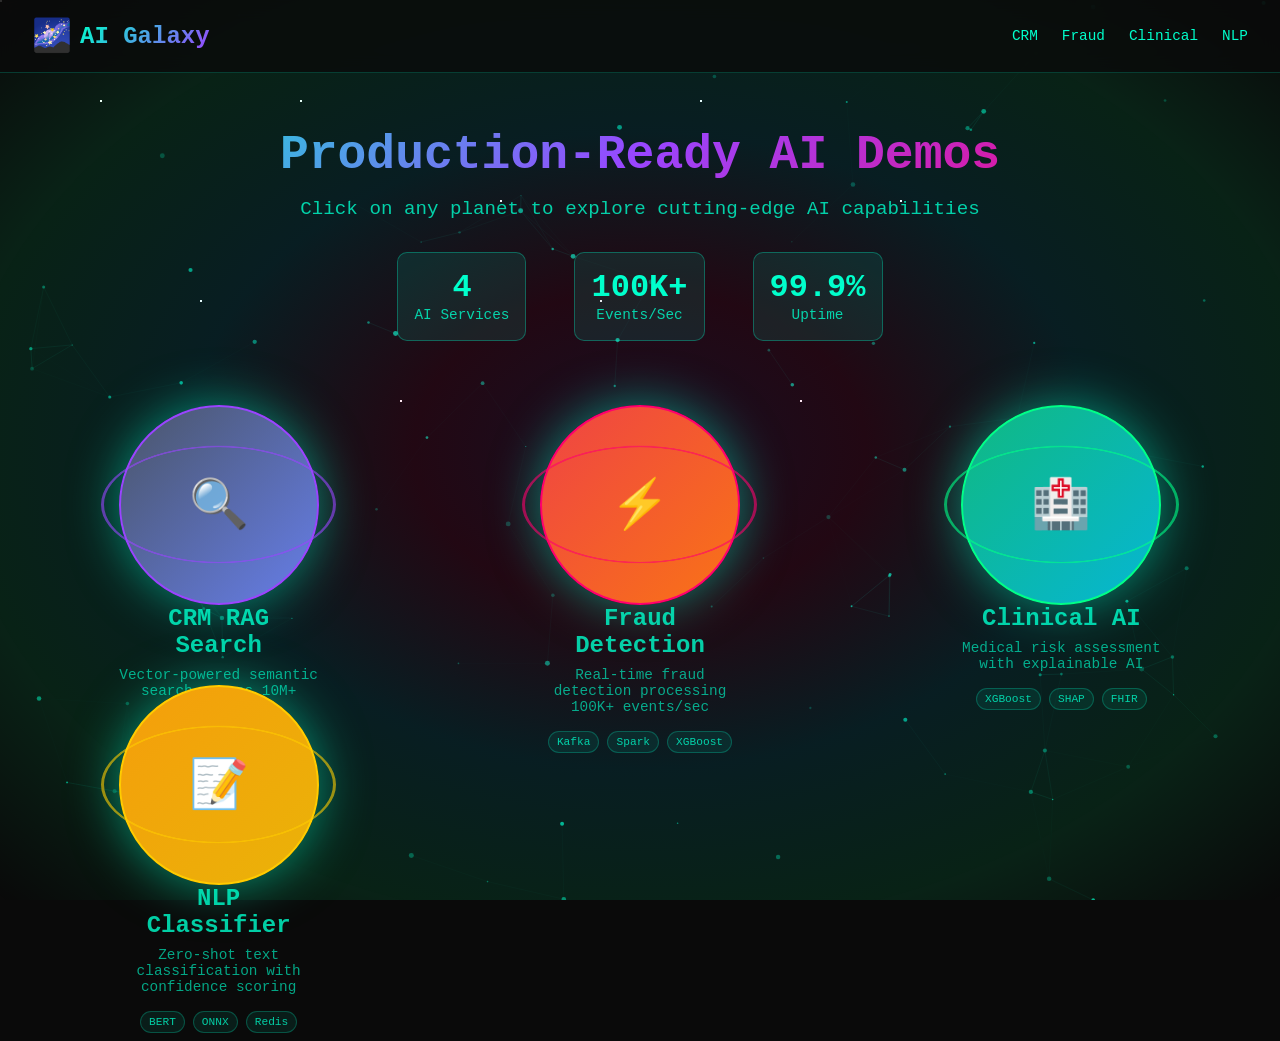
<file: frontend/index.html>
<!DOCTYPE html>
<html lang="en">
<head>
    <meta charset="UTF-8">
    <meta name="viewport" content="width=device-width, initial-scale=1.0">
    <title>🌌 AI Galaxy – Production-Ready AI Demo Portfolio</title>
    <meta name="description" content="Interactive AI portfolio with four cutting-edge demos in a galaxy interface">
    <link rel="icon" href="data:image/svg+xml,<svg xmlns='http://www.w3.org/2000/svg' viewBox='0 0 100 100'><text y='.9em' font-size='80'>🌌</text></svg>">
    <link rel="stylesheet" href="style.css">
</head>
<body>
    <!-- Galaxy Background -->
    <div class="galaxy-background">
        <div class="stars"></div>
        <div class="nebula"></div>
        <canvas id="particles"></canvas>
    </div>

    <!-- Header -->
    <header class="galaxy-header">
        <div class="logo">
            <span class="logo-icon">🌌</span>
            <h1>AI Galaxy</h1>
        </div>
        <nav class="nav">
            <a href="#crm" class="nav-link">CRM</a>
            <a href="#fraud" class="nav-link">Fraud</a>
            <a href="#clinical" class="nav-link">Clinical</a>
            <a href="#nlp" class="nav-link">NLP</a>
        </nav>
    </header>

    <!-- Main Content -->
    <main class="galaxy-container">
        <!-- Hero Section -->
        <section class="hero">
            <h2>Production-Ready AI Demos</h2>
            <p>Click on any planet to explore cutting-edge AI capabilities</p>
            <div class="hero-stats">
                <div class="stat">
                    <span class="stat-number">4</span>
                    <span class="stat-label">AI Services</span>
                </div>
                <div class="stat">
                    <span class="stat-number">100K+</span>
                    <span class="stat-label">Events/Sec</span>
                </div>
                <div class="stat">
                    <span class="stat-number">99.9%</span>
                    <span class="stat-label">Uptime</span>
                </div>
            </div>
        </section>

        <!-- Planets Section -->
        <section class="planets-section">
            <!-- CRM RAG Search Planet -->
            <div class="planet-container" id="crm">
                <div class="planet crm-planet" data-service="crm">
                    <div class="planet-surface">
                        <div class="planet-icon">🔍</div>
                        <div class="planet-ring"></div>
                    </div>
                    <div class="planet-info">
                        <h3>CRM RAG Search</h3>
                        <p>Vector-powered semantic search across 10M+ records</p>
                        <div class="planet-tech">
                            <span class="tech-tag">PostgreSQL</span>
                            <span class="tech-tag">pgvector</span>
                            <span class="tech-tag">OpenAI</span>
                        </div>
                    </div>
                </div>
            </div>

            <!-- Fraud Detection Planet -->
            <div class="planet-container" id="fraud">
                <div class="planet fraud-planet" data-service="fraud">
                    <div class="planet-surface">
                        <div class="planet-icon">⚡</div>
                        <div class="planet-ring"></div>
                    </div>
                    <div class="planet-info">
                        <h3>Fraud Detection</h3>
                        <p>Real-time fraud detection processing 100K+ events/sec</p>
                        <div class="planet-tech">
                            <span class="tech-tag">Kafka</span>
                            <span class="tech-tag">Spark</span>
                            <span class="tech-tag">XGBoost</span>
                        </div>
                    </div>
                </div>
            </div>

            <!-- Clinical AI Planet -->
            <div class="planet-container" id="clinical">
                <div class="planet clinical-planet" data-service="clinical">
                    <div class="planet-surface">
                        <div class="planet-icon">🏥</div>
                        <div class="planet-ring"></div>
                    </div>
                    <div class="planet-info">
                        <h3>Clinical AI</h3>
                        <p>Medical risk assessment with explainable AI</p>
                        <div class="planet-tech">
                            <span class="tech-tag">XGBoost</span>
                            <span class="tech-tag">SHAP</span>
                            <span class="tech-tag">FHIR</span>
                        </div>
                    </div>
                </div>
            </div>

            <!-- NLP Classifier Planet -->
            <div class="planet-container" id="nlp">
                <div class="planet nlp-planet" data-service="nlp">
                    <div class="planet-surface">
                        <div class="planet-icon">📝</div>
                        <div class="planet-ring"></div>
                    </div>
                    <div class="planet-info">
                        <h3>NLP Classifier</h3>
                        <p>Zero-shot text classification with confidence scoring</p>
                        <div class="planet-tech">
                            <span class="tech-tag">BERT</span>
                            <span class="tech-tag">ONNX</span>
                            <span class="tech-tag">Redis</span>
                        </div>
                    </div>
                </div>
            </div>
        </section>
    </main>

    <!-- Demo Modal -->
    <div id="demoModal" class="modal">
        <div class="modal-content">
            <div class="modal-header">
                <h3 id="modalTitle">AI Demo</h3>
                <button class="modal-close">&times;</button>
            </div>
            <div class="modal-body">
                <div id="terminal" class="terminal"></div>
                <div class="demo-controls">
                    <button class="demo-button" id="demoBtn">Run Demo</button>
                    <button class="demo-button premium" id="premiumBtn">Unlock Full Version</button>
                    <input type="password" id="passwordInput" placeholder="Enter password" class="password-input">
                </div>
            </div>
        </div>
    </div>

    <!-- Scripts -->
    <script src="config.js"></script>
    <script src="galaxy.js"></script>
</body>
</html>
</file>
<file: frontend/style.css>
/* Galaxy CSS - Complete Styling */

* {
    margin: 0;
    padding: 0;
    box-sizing: border-box;
}

:root {
    --primary-color: #00ffcc;
    --bg-dark: #0a0a0a;
    --bg-medium: #111;
    --accent-purple: #9945ff;
    --accent-pink: #ff006e;
    --accent-cyan: #00d4ff;
    --accent-green: #00ff88;
    --accent-yellow: #ffcc00;
}

body {
    font-family: 'IBM Plex Mono', monospace;
    background: var(--bg-dark);
    color: var(--primary-color);
    overflow-x: hidden;
    min-height: 100vh;
}

/* Galaxy Background */
.galaxy-background {
    position: fixed;
    top: 0;
    left: 0;
    width: 100%;
    height: 100%;
    z-index: -2;
}

.stars {
    position: absolute;
    width: 100%;
    height: 100%;
    background: transparent;
}

.stars::before {
    content: '';
    position: absolute;
    top: 0;
    left: 0;
    width: 2px;
    height: 2px;
    background: white;
    box-shadow: 
        100px 100px white, 200px 300px white, 300px 100px white,
        400px 400px white, 500px 200px white, 600px 300px white,
        700px 100px white, 800px 400px white, 900px 200px white;
}

.nebula {
    position: absolute;
    width: 100%;
    height: 100%;
    background: radial-gradient(ellipse at center, 
        rgba(153, 69, 255, 0.1) 0%, 
        rgba(255, 0, 110, 0.1) 25%, 
        rgba(0, 212, 255, 0.1) 50%, 
        rgba(0, 255, 136, 0.1) 75%, 
        transparent 100%);
}

#particles {
    position: absolute;
    top: 0;
    left: 0;
    width: 100%;
    height: 100%;
    z-index: -1;
}

/* Header */
.galaxy-header {
    position: fixed;
    top: 0;
    left: 0;
    right: 0;
    background: rgba(10, 10, 10, 0.8);
    backdrop-filter: blur(10px);
    border-bottom: 1px solid rgba(0, 255, 204, 0.2);
    padding: 1rem 2rem;
    z-index: 100;
    display: flex;
    justify-content: space-between;
    align-items: center;
}

.logo {
    display: flex;
    align-items: center;
    gap: 0.5rem;
}

.logo-icon {
    font-size: 2rem;
}

.logo h1 {
    font-size: 1.5rem;
    font-weight: 700;
    background: linear-gradient(135deg, var(--primary-color), var(--accent-purple));
    -webkit-background-clip: text;
    -webkit-text-fill-color: transparent;
}

.nav {
    display: flex;
    gap: 1.5rem;
}

.nav-link {
    color: var(--primary-color);
    text-decoration: none;
    font-size: 0.9rem;
    transition: all 0.3s;
    position: relative;
}

.nav-link::after {
    content: '';
    position: absolute;
    bottom: -5px;
    left: 0;
    width: 0;
    height: 2px;
    background: var(--primary-color);
    transition: width 0.3s;
}

.nav-link:hover::after {
    width: 100%;
}

/* Main Container */
.galaxy-container {
    max-width: 1400px;
    margin: 0 auto;
    padding: 8rem 2rem 2rem;
}

/* Hero Section */
.hero {
    text-align: center;
    margin-bottom: 4rem;
    animation: fadeInUp 1s ease-out;
}

.hero h2 {
    font-size: clamp(2rem, 5vw, 3rem);
    margin-bottom: 1rem;
    background: linear-gradient(135deg, var(--primary-color), var(--accent-purple), var(--accent-pink));
    -webkit-background-clip: text;
    -webkit-text-fill-color: transparent;
}

.hero p {
    font-size: 1.2rem;
    opacity: 0.8;
    margin-bottom: 2rem;
}

.hero-stats {
    display: flex;
    justify-content: center;
    gap: 3rem;
    margin-top: 2rem;
}

.stat {
    text-align: center;
    padding: 1rem;
    background: rgba(0, 255, 204, 0.1);
    border-radius: 10px;
    border: 1px solid rgba(0, 255, 204, 0.3);
}

.stat-number {
    display: block;
    font-size: 2rem;
    font-weight: 700;
    color: var(--primary-color);
}

.stat-label {
    font-size: 0.9rem;
    opacity: 0.8;
}

/* Planets Section */
.planets-section {
    display: grid;
    grid-template-columns: repeat(auto-fit, minmax(300px, 1fr));
    gap: 3rem;
    margin-top: 4rem;
}

.planet-container {
    position: relative;
    perspective: 1000px;
}

.planet {
    position: relative;
    width: 200px;
    height: 200px;
    margin: 0 auto 2rem;
    transform-style: preserve-3d;
    animation: float 6s ease-in-out infinite;
    cursor: pointer;
    transition: all 0.3s;
}

.planet:hover {
    transform: scale(1.1);
    animation: spin 20s linear infinite;
}

.planet-surface {
    width: 100%;
    height: 100%;
    border-radius: 50%;
    position: relative;
    display: flex;
    align-items: center;
    justify-content: center;
    box-shadow: 0 0 50px rgba(0, 255, 204, 0.5);
}

/* Planet Specific Styles */
.crm-planet .planet-surface {
    background: linear-gradient(135deg, #4a5568, #667eea);
    border: 2px solid var(--accent-purple);
}

.fraud-planet .planet-surface {
    background: linear-gradient(135deg, #ef4444, #f97316);
    border: 2px solid var(--accent-pink);
}

.clinical-planet .planet-surface {
    background: linear-gradient(135deg, #10b981, #06b6d4);
    border: 2px solid var(--accent-green);
}

.nlp-planet .planet-surface {
    background: linear-gradient(135deg, #f59e0b, #eab308);
    border: 2px solid var(--accent-yellow);
}

.planet-icon {
    font-size: 3rem;
    z-index: 2;
}

.planet-ring {
    position: absolute;
    width: 120%;
    height: 120%;
    border: 3px solid;
    border-radius: 50%;
    top: -10%;
    left: -10%;
    opacity: 0.6;
    transform: rotateX(60deg);
}

.crm-planet .planet-ring {
    border-color: var(--accent-purple);
}

.fraud-planet .planet-ring {
    border-color: var(--accent-pink);
}

.clinical-planet .planet-ring {
    border-color: var(--accent-green);
}

.nlp-planet .planet-ring {
    border-color: var(--accent-yellow);
}

.planet-info {
    text-align: center;
    opacity: 0.8;
    transition: opacity 0.3s;
}

.planet-container:hover .planet-info {
    opacity: 1;
}

.planet-info h3 {
    font-size: 1.5rem;
    margin-bottom: 0.5rem;
    color: var(--primary-color);
}

.planet-info p {
    font-size: 0.9rem;
    margin-bottom: 1rem;
    opacity: 0.8;
}

.planet-tech {
    display: flex;
    flex-wrap: wrap;
    gap: 0.5rem;
    justify-content: center;
}

.tech-tag {
    font-size: 0.7rem;
    padding: 0.25rem 0.5rem;
    background: rgba(0, 255, 204, 0.1);
    border: 1px solid rgba(0, 255, 204, 0.3);
    border-radius: 20px;
    color: var(--primary-color);
}

/* Modal */
.modal {
    display: none;
    position: fixed;
    top: 0;
    left: 0;
    width: 100%;
    height: 100%;
    background: rgba(0, 0, 0, 0.9);
    z-index: 1000;
    justify-content: center;
    align-items: center;
}

.modal.active {
    display: flex;
    animation: fadeIn 0.3s;
}

.modal-content {
    background: var(--bg-medium);
    border: 1px solid rgba(0, 255, 204, 0.3);
    border-radius: 15px;
    max-width: 700px;
    width: 90%;
    max-height: 80vh;
    overflow: hidden;
    backdrop-filter: blur(10px);
}

.modal-header {
    padding: 1.5rem;
    border-bottom: 1px solid rgba(0, 255, 204, 0.3);
    display: flex;
    justify-content: space-between;
    align-items: center;
}

.modal-title {
    font-size: 1.5rem;
    color: var(--primary-color);
}

.modal-close {
    background: none;
    border: none;
    color: var(--primary-color);
    font-size: 2rem;
    cursor: pointer;
    transition: all 0.3s;
}

.modal-close:hover {
    color: var(--accent-purple);
}

.modal-body {
    padding: 1.5rem;
    max-height: 60vh;
    overflow-y: auto;
}

/* Terminal */
.terminal {
    background: var(--bg-dark);
    border: 1px solid rgba(0, 255, 204, 0.2);
    border-radius: 10px;
    padding: 1rem;
    font-family: 'IBM Plex Mono', monospace;
    font-size: 0.9rem;
    min-height: 200px;
    max-height: 400px;
    overflow-y: auto;
    margin-bottom: 1.5rem;
}

.terminal-line {
    margin-bottom: 0.5rem;
    white-space: pre-wrap;
}

.terminal-prompt {
    color: var(--primary-color);
}

.terminal-output {
    color: #00ffcc;
}

.terminal-success {
    color: #00cc66;
}

.terminal-error {
    color: #ff4444;
}

/* Demo Controls */
.demo-controls {
    display: flex;
    gap: 1rem;
    flex-wrap: wrap;
    align-items: center;
}

.demo-button {
    padding: 0.75rem 1.5rem;
    background: var(--primary-color);
    color: var(--bg-dark);
    border: none;
    border-radius: 25px;
    cursor: pointer;
    font-family: inherit;
    font-size: 0.9rem;
    font-weight: 600;
    transition: all 0.3s;
}

.demo-button:hover {
    background: var(--accent-purple);
    transform: translateY(-2px);
}

.demo-button.premium {
    background: var(--accent-pink);
}

.password-input {
    padding: 0.75rem;
    background: rgba(0, 255, 204, 0.1);
    border: 1px solid rgba(0, 255, 204, 0.3);
    border-radius: 25px;
    color: var(--primary-color);
    font-family: inherit;
    font-size: 0.9rem;
    transition: all 0.3s;
}

.password-input:focus {
    outline: none;
    border-color: var(--accent-purple);
    background: rgba(0, 255, 204, 0.2);
}

/* Animations */
@keyframes fadeInUp {
    from {
        opacity: 0;
        transform: translateY(30px);
    }
    to {
        opacity: 1;
        transform: translateY(0);
    }
}

@keyframes fadeIn {
    from { opacity: 0; }
    to { opacity: 1; }
}

@keyframes float {
    0%, 100% { transform: translateY(0) rotateY(0); }
    50% { transform: translateY(-20px) rotateY(180deg); }
}

@keyframes spin {
    from { transform: rotateY(0); }
    to { transform: rotateY(360deg); }
}

/* Responsive Design */
@media (max-width: 768px) {
    .galaxy-header {
        flex-direction: column;
        gap: 1rem;
        padding: 1rem;
    }
    
    .nav {
        gap: 1rem;
    }
    
    .planets-section {
        grid-template-columns: 1fr;
        gap: 2rem;
    }
    
    .planet {
        width: 150px;
        height: 150px;
    }
    
    .hero-stats {
        flex-direction: column;
        gap: 1rem;
    }
    
    .modal-content {
        margin: 1rem;
        width: calc(100% - 2rem);
    }
}
</file>
